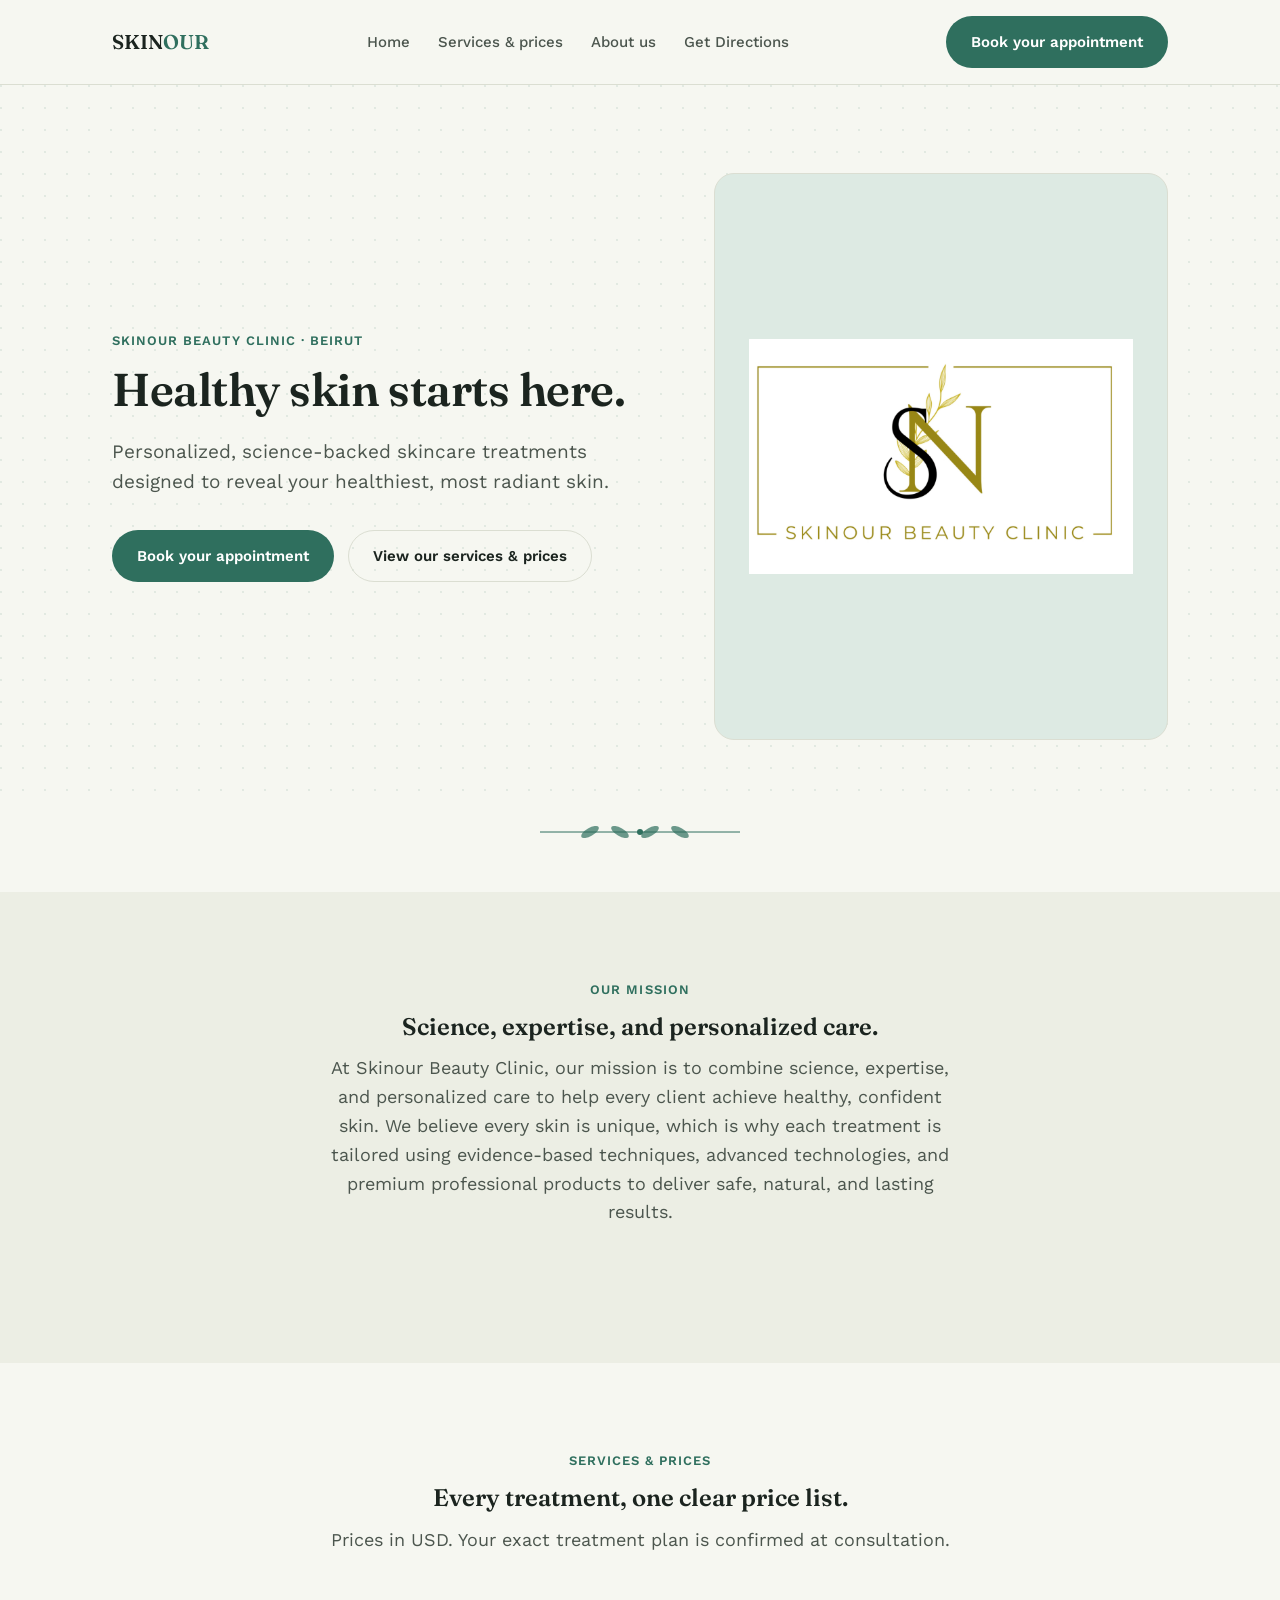
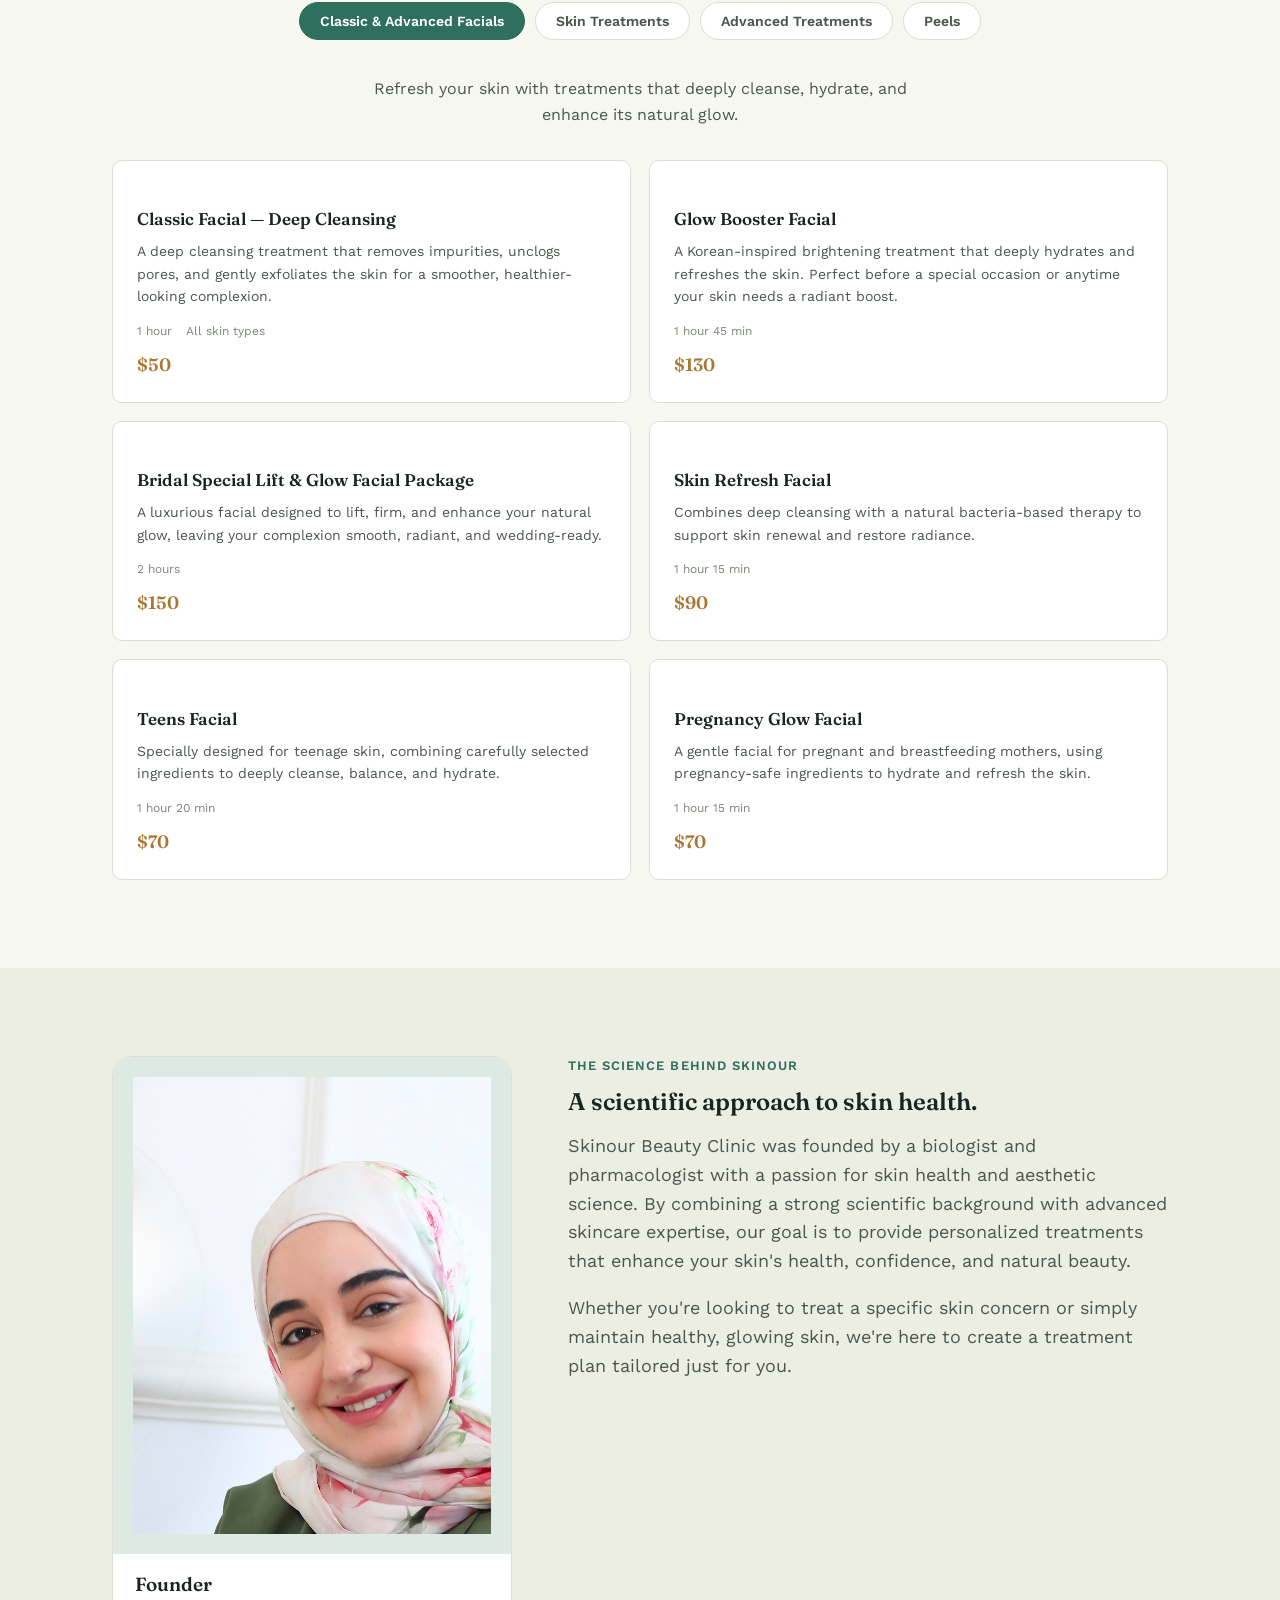
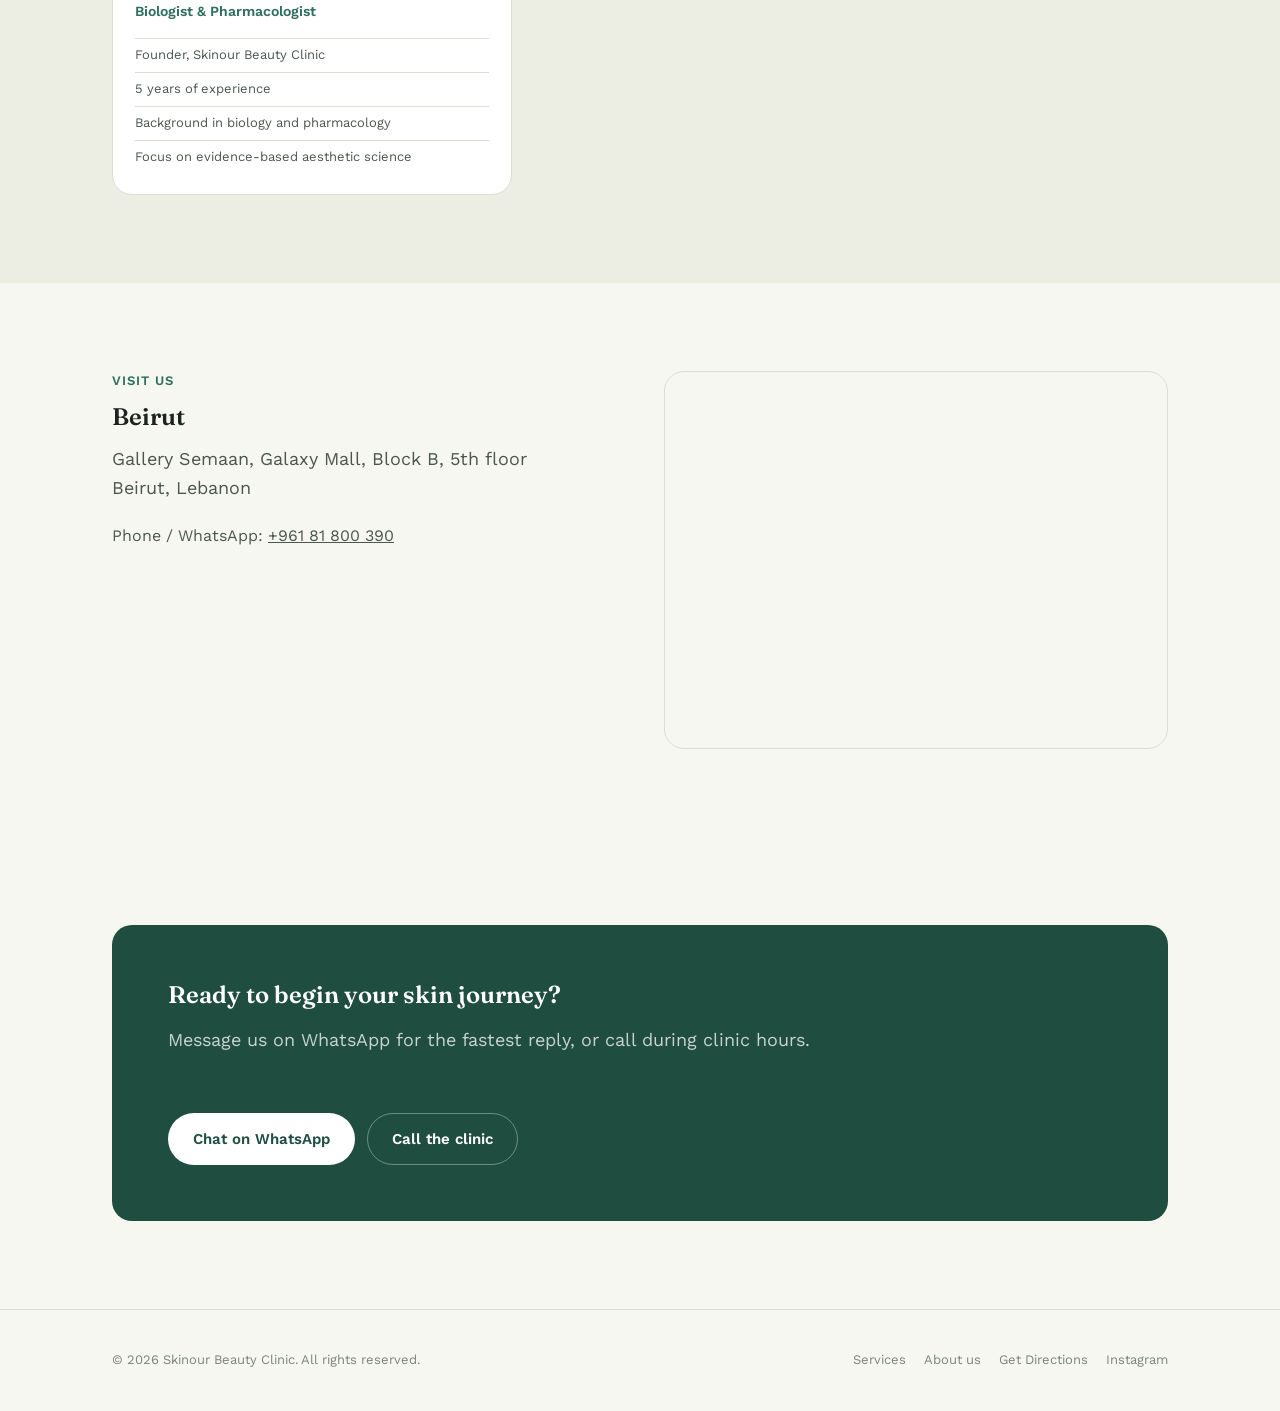
<file: khalilwebsitev2/index.html>
<!DOCTYPE html>
<html lang="en">
<head>
<meta charset="UTF-8">
<meta name="viewport" content="width=device-width, initial-scale=1.0">
<title>Skinour Beauty Clinic — Skincare Treatments in Beirut</title>
<meta name="description" content="Personalized, science-backed skincare treatments in Beirut. Facials, skin treatments, skin rejuvenation, and professional peels — with upfront pricing.">
<link rel="preconnect" href="https://fonts.googleapis.com">
<link rel="preconnect" href="https://fonts.gstatic.com" crossorigin>
<link href="https://fonts.googleapis.com/css2?family=Fraunces:wght@500;600&family=Work+Sans:wght@400;500;600&display=swap" rel="stylesheet">
<link rel="stylesheet" href="styles.css">
</head>
<body>

<header class="site-header">
  <div class="nav-wrap">
    <a href="#top" class="logo">SKIN<span>OUR</span></a>
    <nav class="nav" id="nav">
      <a href="#top">Home</a>
      <a href="#services">Services &amp; prices</a>
      <a href="#about">About us</a>
      <a href="#location">Get Directions</a>
    </nav>
    <div class="header-actions">
      <a class="btn btn-primary" href="#contact">Book your appointment</a>
      <button class="nav-toggle" id="navToggle" aria-label="Open menu" aria-expanded="false">
        <span></span><span></span><span></span>
      </button>
    </div>
  </div>
</header>

<main>

  <!-- HERO -->
  <section class="hero" id="top">
    <div class="wrap hero-inner">
      <div>
        <p class="eyebrow">Skinour Beauty Clinic · Beirut</p>
        <h1>Healthy skin starts here.</h1>
        <p class="lede">Personalized, science-backed skincare treatments designed to reveal your healthiest, most radiant skin.</p>
        <div class="hero-actions">
          <a class="btn btn-primary" href="#contact">Book your appointment</a>
          <a class="btn btn-ghost" href="#services">View our services &amp; prices</a>
        </div>
      </div>
      <div class="hero-art">
        <img src="images/logo.png" alt="Skinour Beauty Clinic logo" style="display:block; width:85%; max-height:85%; height:auto; margin:auto; object-fit:contain;" onerror="this.style.display='none'; this.parentElement.innerHTML='<span class=&quot;placeholder-label&quot; style=&quot;position:static; background:none;&quot;>Add the real logo file here as images/logo.png</span>'">
      </div>
    </div>
  </section>

  <div class="cedar-divider" aria-hidden="true">
    <svg viewBox="0 0 220 40" fill="none" xmlns="http://www.w3.org/2000/svg">
      <line x1="10" y1="20" x2="210" y2="20" stroke="currentColor" stroke-width="1"/>
      <ellipse cx="60" cy="20" rx="10" ry="4" transform="rotate(-30 60 20)" fill="currentColor" opacity="0.7"/>
      <ellipse cx="90" cy="20" rx="10" ry="4" transform="rotate(30 90 20)" fill="currentColor" opacity="0.7"/>
      <ellipse cx="120" cy="20" rx="10" ry="4" transform="rotate(-30 120 20)" fill="currentColor" opacity="0.7"/>
      <ellipse cx="150" cy="20" rx="10" ry="4" transform="rotate(30 150 20)" fill="currentColor" opacity="0.7"/>
      <circle cx="110" cy="20" r="3" fill="currentColor"/>
    </svg>
  </div>

  <!-- MISSION -->
  <section class="bg-alt">
    <div class="wrap">
      <div class="section-head">
        <p class="eyebrow">Our mission</p>
        <h2>Science, expertise, and personalized care.</h2>
        <p class="lede">At Skinour Beauty Clinic, our mission is to combine science, expertise, and personalized care to help every client achieve healthy, confident skin. We believe every skin is unique, which is why each treatment is tailored using evidence-based techniques, advanced technologies, and premium professional products to deliver safe, natural, and lasting results.</p>
      </div>
    </div>
  </section>

  <!-- SERVICES & PRICING -->
  <section id="services">
    <div class="wrap">
      <div class="section-head">
        <p class="eyebrow">Services &amp; prices</p>
        <h2>Every treatment, one clear price list.</h2>
        <p class="lede">Prices in USD. Your exact treatment plan is confirmed at consultation.</p>
      </div>

      <div class="category-tabs" id="categoryTabs">
        <button class="tab-btn active" data-cat="facials">Classic &amp; Advanced Facials</button>
        <button class="tab-btn" data-cat="treatments">Skin Treatments</button>
        <button class="tab-btn" data-cat="rejuvenation">Advanced Treatments</button>
        <button class="tab-btn" data-cat="peels">Peels</button>
      </div>

      <!-- FACIALS -->
      <div class="category-panel active" id="facials">
        <p class="category-intro">Refresh your skin with treatments that deeply cleanse, hydrate, and enhance its natural glow.</p>
        <div class="service-cards">

          <div class="service-card">
            <h4>Classic Facial — Deep Cleansing</h4>
            <p class="desc">A deep cleansing treatment that removes impurities, unclogs pores, and gently exfoliates the skin for a smoother, healthier-looking complexion.</p>
            <div class="meta"><span>1 hour</span><span>All skin types</span></div>
            <div class="card-price">$50</div>
          </div>

          <div class="service-card">
            <h4>Glow Booster Facial</h4>
            <p class="desc">A Korean-inspired brightening treatment that deeply hydrates and refreshes the skin. Perfect before a special occasion or anytime your skin needs a radiant boost.</p>
            <div class="meta"><span>1 hour 45 min</span></div>
            <div class="card-price">$130</div>
          </div>

          <div class="service-card">
            <h4>Bridal Special Lift &amp; Glow Facial Package</h4>
            <p class="desc">A luxurious facial designed to lift, firm, and enhance your natural glow, leaving your complexion smooth, radiant, and wedding-ready.</p>
            <div class="meta"><span>2 hours</span></div>
            <div class="card-price">$150</div>
          </div>

          <div class="service-card">
            <h4>Skin Refresh Facial</h4>
            <p class="desc">Combines deep cleansing with a natural bacteria-based therapy to support skin renewal and restore radiance.</p>
            <div class="meta"><span>1 hour 15 min</span></div>
            <div class="card-price">$90</div>
          </div>

          <div class="service-card">
            <h4>Teens Facial</h4>
            <p class="desc">Specially designed for teenage skin, combining carefully selected ingredients to deeply cleanse, balance, and hydrate.</p>
            <div class="meta"><span>1 hour 20 min</span></div>
            <div class="card-price">$70</div>
          </div>

          <div class="service-card">
            <h4>Pregnancy Glow Facial</h4>
            <p class="desc">A gentle facial for pregnant and breastfeeding mothers, using pregnancy-safe ingredients to hydrate and refresh the skin.</p>
            <div class="meta"><span>1 hour 15 min</span></div>
            <div class="card-price">$70</div>
          </div>

        </div>
      </div>

      <!-- SKIN TREATMENTS -->
      <div class="category-panel" id="treatments">
        <p class="category-intro">Advanced therapies designed to address specific skin concerns with targeted, professional solutions.</p>
        <div class="service-cards">

          <div class="service-card">
            <h4>Acne Treatment</h4>
            <p class="desc">Using carefully selected professional ingredients, this treatment helps calm inflammation, clear clogged pores, and support clearer skin.</p>
            <div class="meta"><span>45 min</span></div>
            <div class="card-price">$50</div>
          </div>

          <div class="service-card">
            <h4>Rosacea Treatment</h4>
            <p class="desc">A gentle treatment designed to reduce redness, strengthen the skin barrier, and restore a more balanced complexion.</p>
            <div class="card-price">$50</div>
          </div>

          <div class="service-card">
            <h4>Body Brightening Treatment</h4>
            <p class="desc">Suitable for intimate areas, underarms, elbows, and knees — helps improve the appearance of uneven skin tone.</p>
            <div class="card-price">from $40 <span class="unit">/ area</span></div>
          </div>

          <div class="service-card">
            <h4>Stretch Mark Correction Treatment</h4>
            <p class="desc">Uses nano-level skin rejuvenation technology to target stretch marks by stimulating skin renewal and collagen production.</p>
            <div class="card-price">from $200 <span class="unit">/ area</span></div>
          </div>

          <div class="service-card">
            <h4>Under-Eye Treatment</h4>
            <p class="desc">A targeted treatment to improve dark circles, fine lines, and hollow-looking under-eyes.</p>
            <div class="card-price">$50</div>
          </div>

          <div class="service-card">
            <h4>Milia Removal</h4>
            <p class="desc">A quick and precise treatment to safely remove milia, leaving the skin smoother and clearer.</p>
            <div class="card-price">$15</div>
          </div>

        </div>
      </div>

      <!-- SKIN REJUVENATION -->
      <div class="category-panel" id="rejuvenation">
        <p class="category-intro">Advanced treatments designed to stimulate skin renewal, improve skin quality, and restore a healthy, youthful appearance.</p>
        <div class="service-cards">

          <div class="service-card">
            <h4>Microneedling</h4>
            <p class="desc">Our signature microneedling treatment uses personalized serums tailored to your skin's needs to improve pigmentation, acne scars, texture, enlarged pores, and signs of aging. A minimum of 4 sessions is recommended, one per month.</p>
            <div class="service-options">
              <div class="service-option-row"><span>Regular Microneedling</span><span class="opt-price">from $55</span></div>
              <div class="service-option-row"><span>Nanopore Microneedling</span><span class="opt-price">from $130</span></div>
            </div>
          </div>

          <div class="service-card">
            <h4>Skin Boosters</h4>
            <p class="desc">Advanced injectable treatments designed to reduce fine lines and wrinkles, restore hydration and volume, and enhance your skin's natural glow.</p>
            <div class="service-options">
              <div class="service-option-row"><span>Hyaluronic Pull-Up</span><span class="opt-price">$100</span></div>
              <div class="service-option-row"><span>Peptides</span><span class="opt-price">$100</span></div>
              <div class="service-option-row"><span>Radiance Booster</span><span class="opt-price">$100</span></div>
            </div>
          </div>

        </div>
      </div>

      <!-- PEELS -->
      <div class="category-panel" id="peels">
        <p class="category-intro">Professional chemical peels designed to renew, brighten, and improve your skin.</p>
        <div class="service-cards">

          <div class="service-card">
            <h4>Ferulac Peel</h4>
            <p class="desc">Suitable for year-round use, including summer.</p>
            <div class="card-price">$70</div>
          </div>

          <div class="service-card">
            <h4>Cold Peel</h4>
            <p class="desc">Targets pigmentation and uneven skin tone.</p>
            <div class="card-price">$50</div>
          </div>

          <div class="service-card">
            <h4>Glow Peel</h4>
            <p class="desc">Perfect before a special occasion for an instant glow.</p>
            <div class="card-price">$70</div>
          </div>

          <div class="service-card">
            <h4>Customized Peel</h4>
            <p class="desc">Tailored to your skin type and concerns.</p>
            <div class="card-price">$40</div>
          </div>

        </div>
      </div>

    </div>
  </section>

  <!-- ABOUT / FOUNDER -->
  <section class="bg-alt" id="about">
    <div class="wrap about-grid">
      <div class="doctor-card">
        <div class="doctor-photo">
          <img src="images/founder.png" alt="Founder of Skinour Beauty Clinic" style="display:block; width:100%; height:100%; object-fit:cover; object-position:center top;" onerror="this.style.display='none'; this.parentElement.innerHTML='<span style=&quot;font-size:13px; padding:20px; text-align:center;&quot;>Add the founder photo here as images/founder.png (recommended: 800×1000px)</span>'">
        </div>
        <div class="info">
          <h3>Founder</h3>
          <p class="role">Biologist &amp; Pharmacologist</p>
          <ul class="credentials">
            <li>Founder, Skinour Beauty Clinic</li>
            <li>5 years of experience</li>
            <li>Background in biology and pharmacology</li>
            <li>Focus on evidence-based aesthetic science</li>
          </ul>
        </div>
      </div>

      <div>
        <p class="eyebrow">The science behind Skinour</p>
        <h2>A scientific approach to skin health.</h2>
        <p class="lede" style="margin-top:16px;">Skinour Beauty Clinic was founded by a biologist and pharmacologist with a passion for skin health and aesthetic science. By combining a strong scientific background with advanced skincare expertise, our goal is to provide personalized treatments that enhance your skin's health, confidence, and natural beauty.</p>
        <p class="lede" style="margin-top:16px;">Whether you're looking to treat a specific skin concern or simply maintain healthy, glowing skin, we're here to create a treatment plan tailored just for you.</p>
      </div>
    </div>
  </section>

  <!-- LOCATION -->
  <section id="location">
    <div class="wrap location-grid">
      <div>
        <p class="eyebrow">Visit us</p>
        <h2>Beirut</h2>
        <p class="lede" style="margin-top:14px;">Gallery Semaan, Galaxy Mall, Block B, 5th floor<br>Beirut, Lebanon</p>

        <p style="margin-top:20px; color: var(--ink-soft);">Phone / WhatsApp: <a href="tel:+96181800390">+961 81 800 390</a></p>
      </div>

      <div class="map-frame">
        <iframe
          src="https://www.google.com/maps?q=Galaxy+Mall+Gallery+Semaan+Beirut+Lebanon&output=embed"
          loading="lazy"
          referrerpolicy="no-referrer-when-downgrade"
          title="Map showing Beirut">
        </iframe>
      </div>
    </div>
  </section>

  <!-- CONTACT -->
  <section id="contact">
    <div class="wrap">
      <div class="contact-card">
        <div>
          <h2>Ready to begin your skin journey?</h2>
          <p class="lede">Message us on WhatsApp for the fastest reply, or call during clinic hours.</p>
        </div>
        <div class="contact-actions">
          <a class="btn btn-primary" href="https://wa.me/96181800390" target="_blank" rel="noopener">Chat on WhatsApp</a>
          <a class="btn btn-whatsapp" href="tel:+96181800390">Call the clinic</a>
        </div>
      </div>
    </div>
  </section>

</main>

<footer>
  <div class="wrap footer-inner">
    <span>© <span id="year"></span> Skinour Beauty Clinic. All rights reserved.</span>
    <div style="display:flex; gap:18px;">
      <a href="#services">Services</a>
      <a href="#about">About us</a>
      <a href="#location">Get Directions</a>
      <a href="https://instagram.com/skinourbeautyclinic" target="_blank" rel="noopener">Instagram</a>
    </div>
  </div>
</footer>

<script src="script.js"></script>
</body>
</html>
</file>
<file: khalilwebsitev2/styles.css>
/* ============================================
   Clinique du Cèdre — Dermatology & Skin Care
   ============================================ */

:root {
  --bg: #F6F7F1;
  --bg-alt: #ECEEE4;
  --card: #FFFFFF;
  --ink: #1B241F;
  --ink-soft: #4C564E;
  --ink-faint: #7C8579;
  --accent: #2F6F5E;
  --accent-dark: #1F4E41;
  --accent-soft: #DDEAE3;
  --gold: #A9762F;
  --gold-soft: #F1E4CE;
  --line: #DBDED2;

  --font-display: "Fraunces", Georgia, serif;
  --font-body: "Work Sans", -apple-system, BlinkMacSystemFont, sans-serif;

  --radius: 10px;
  --radius-lg: 20px;
  --wrap: 1120px;
}

* { box-sizing: border-box; }
html { scroll-behavior: smooth; }

body {
  margin: 0;
  background: var(--bg);
  color: var(--ink);
  font-family: var(--font-body);
  font-size: 16px;
  line-height: 1.6;
}

img { max-width: 100%; display: block; }

a { color: inherit; }

.wrap {
  max-width: var(--wrap);
  margin: 0 auto;
  padding: 0 32px;
}

h1, h2, h3 {
  font-family: var(--font-display);
  font-weight: 600;
  line-height: 1.15;
  margin: 0;
  color: var(--ink);
}

.eyebrow {
  font-size: 13px;
  letter-spacing: 0.08em;
  text-transform: uppercase;
  color: var(--accent);
  font-weight: 600;
  margin: 0 0 12px;
}

.lede {
  font-size: 18px;
  color: var(--ink-soft);
  max-width: 60ch;
}

/* -------- Buttons -------- */
.btn {
  display: inline-flex;
  align-items: center;
  gap: 8px;
  padding: 13px 24px;
  border-radius: 999px;
  font-size: 15px;
  font-weight: 600;
  text-decoration: none;
  border: 1px solid transparent;
  cursor: pointer;
  transition: transform 0.15s ease, background 0.15s ease, border-color 0.15s ease;
}
.btn:hover { transform: translateY(-1px); }
.btn-primary { background: var(--accent); color: #fff; }
.btn-primary:hover { background: var(--accent-dark); }
.btn-ghost { background: transparent; color: var(--ink); border-color: var(--line); }
.btn-ghost:hover { border-color: var(--accent); color: var(--accent); }
.btn-whatsapp { background: #fff; color: var(--accent-dark); border-color: var(--accent-soft); }
.btn-whatsapp:hover { border-color: var(--accent); }

/* -------- Header -------- */
.site-header {
  position: sticky;
  top: 0;
  z-index: 50;
  background: rgba(246, 247, 241, 0.92);
  backdrop-filter: blur(8px);
  border-bottom: 1px solid var(--line);
}
.nav-wrap {
  max-width: var(--wrap);
  margin: 0 auto;
  padding: 16px 32px;
  display: flex;
  align-items: center;
  justify-content: space-between;
  gap: 24px;
}
.logo {
  font-family: var(--font-display);
  font-size: 20px;
  font-weight: 600;
  text-decoration: none;
  color: var(--ink);
  white-space: nowrap;
}
.logo span { color: var(--accent); }
.nav {
  display: flex;
  gap: 28px;
  align-items: center;
}
.nav a {
  text-decoration: none;
  font-size: 15px;
  color: var(--ink-soft);
  font-weight: 500;
}
.nav a:hover { color: var(--accent); }
.nav-toggle {
  display: none;
  background: none;
  border: none;
  cursor: pointer;
  padding: 6px;
}
.nav-toggle span {
  display: block;
  width: 22px;
  height: 2px;
  background: var(--ink);
  margin: 5px 0;
  transition: 0.2s;
}
.header-actions { display: flex; align-items: center; gap: 16px; }

/* -------- Hero -------- */
.hero {
  position: relative;
  overflow: hidden;
  padding: 88px 0 64px;
  background:
    radial-gradient(circle at 1px 1px, rgba(47,111,94,0.10) 1.4px, transparent 0) 0 0/22px 22px,
    var(--bg);
}
.hero-inner {
  display: grid;
  grid-template-columns: 1.1fr 0.9fr;
  gap: 48px;
  align-items: center;
}
.hero h1 {
  font-size: 46px;
  letter-spacing: -0.01em;
}
.hero .lede { margin: 20px 0 32px; font-size: 19px; }
.hero-actions { display: flex; gap: 14px; flex-wrap: wrap; }
.hero-stats {
  display: flex;
  gap: 28px;
  margin-top: 40px;
  padding-top: 28px;
  border-top: 1px solid var(--line);
}
.stat b {
  display: block;
  font-family: var(--font-display);
  font-size: 26px;
  color: var(--accent-dark);
}
.stat span {
  font-size: 13px;
  color: var(--ink-faint);
}
.hero-art {
  border-radius: var(--radius-lg);
  background: var(--accent-soft);
  aspect-ratio: 4/5;
  display: flex;
  align-items: center;
  justify-content: center;
  position: relative;
  border: 1px solid var(--line);
}
.hero-art .placeholder-label {
  position: absolute;
  bottom: 18px;
  left: 18px;
  right: 18px;
  font-size: 12px;
  color: var(--accent-dark);
  background: rgba(255,255,255,0.8);
  padding: 8px 12px;
  border-radius: 8px;
}

/* -------- Cedar divider (signature motif) -------- */
.cedar-divider {
  display: flex;
  justify-content: center;
  padding: 8px 0 40px;
}
.cedar-divider svg { width: 220px; height: auto; color: var(--accent); }

/* -------- Section shell -------- */
section { padding: 88px 0; }
.section-head { max-width: 620px; margin: 0 auto 48px; text-align: center; }
.section-head .lede { margin: 14px auto 0; }
.bg-alt { background: var(--bg-alt); }

/* -------- Services: category tabs -------- */
.category-tabs {
  display: flex;
  flex-wrap: wrap;
  gap: 10px;
  justify-content: center;
  margin-bottom: 36px;
}
.tab-btn {
  background: var(--card);
  border: 1px solid var(--line);
  color: var(--ink-soft);
  font-family: var(--font-body);
  font-size: 14px;
  font-weight: 600;
  padding: 10px 20px;
  border-radius: 999px;
  cursor: pointer;
  transition: all 0.15s ease;
}
.tab-btn:hover { border-color: var(--accent); color: var(--accent); }
.tab-btn.active { background: var(--accent); color: #fff; border-color: var(--accent); }

.category-panel { display: none; }
.category-panel.active { display: block; }
.category-intro {
  text-align: center;
  color: var(--ink-soft);
  max-width: 60ch;
  margin: 0 auto 32px;
}

.service-cards {
  display: grid;
  grid-template-columns: repeat(2, 1fr);
  gap: 18px;
}
.service-card {
  background: var(--card);
  border: 1px solid var(--line);
  border-radius: var(--radius);
  padding: 22px 24px;
}
.service-card h4 {
  font-family: var(--font-display);
  font-size: 17px;
  font-weight: 600;
  margin-bottom: 8px;
}
.service-card .desc {
  font-size: 14px;
  color: var(--ink-soft);
  margin: 0 0 14px;
}
.service-card .meta {
  display: flex;
  gap: 14px;
  font-size: 12px;
  color: var(--ink-faint);
  margin-bottom: 10px;
}
.service-card .card-price {
  font-family: var(--font-display);
  font-weight: 600;
  font-size: 18px;
  color: var(--gold);
}
.service-card .card-price .unit {
  font-family: var(--font-body);
  font-weight: 500;
  font-size: 12px;
  color: var(--ink-faint);
}
.service-options {
  display: flex;
  flex-direction: column;
  gap: 4px;
  margin-top: 6px;
}
.service-option-row {
  display: flex;
  justify-content: space-between;
  font-size: 14px;
  padding: 7px 0;
  border-top: 1px dashed var(--line);
}
.service-option-row .opt-price {
  font-family: var(--font-display);
  font-weight: 600;
  color: var(--gold);
}

.price-note {
  margin-top: 32px;
  font-size: 14px;
  color: var(--ink-faint);
  text-align: center;
}

/* -------- About -------- */
.about-grid {
  display: grid;
  grid-template-columns: 0.8fr 1.2fr;
  gap: 56px;
  align-items: start;
}
.doctor-card {
  background: var(--card);
  border: 1px solid var(--line);
  border-radius: var(--radius-lg);
  overflow: hidden;
}
.doctor-photo {
  aspect-ratio: 4/5;
  background: var(--accent-soft);
  display: flex;
  align-items: center;
  justify-content: center;
  color: var(--accent-dark);
  font-size: 13px;
  text-align: center;
  padding: 20px;
}
.doctor-card .info { padding: 20px 22px; }
.doctor-card h3 { font-size: 19px; }
.doctor-card .role { color: var(--accent); font-size: 14px; font-weight: 600; margin: 4px 0 0; }
.credentials { list-style: none; margin: 16px 0 0; padding: 0; font-size: 13px; color: var(--ink-soft); }
.credentials li { padding: 6px 0; border-top: 1px solid var(--line); }

.trust-grid {
  display: grid;
  grid-template-columns: repeat(2, 1fr);
  gap: 20px;
  margin-top: 32px;
}
.trust-grid-5 {
  grid-template-columns: repeat(auto-fit, minmax(190px, 1fr));
  margin-top: 40px;
}
.trust-grid-5 .trust-item { text-align: center; }
.trust-item {
  background: var(--card);
  border: 1px solid var(--line);
  border-radius: var(--radius);
  padding: 18px 20px;
}
.trust-item .t-title { font-weight: 600; font-size: 15px; }
.trust-item .t-desc { font-size: 13px; color: var(--ink-faint); margin-top: 4px; }

/* -------- Location -------- */
.location-grid {
  display: grid;
  grid-template-columns: 1fr 1fr;
  gap: 48px;
  align-items: start;
}
.hours-table { width: 100%; border-collapse: collapse; margin-top: 16px; }
.hours-table td { padding: 8px 0; border-bottom: 1px solid var(--line); font-size: 15px; }
.hours-table td:last-child { text-align: right; color: var(--ink-soft); }
.map-frame {
  border-radius: var(--radius-lg);
  overflow: hidden;
  border: 1px solid var(--line);
  aspect-ratio: 4/3;
}
.map-frame iframe { width: 100%; height: 100%; border: 0; }

/* -------- Contact -------- */
.contact-card {
  background: var(--accent-dark);
  color: #F3F5F0;
  border-radius: var(--radius-lg);
  padding: 56px;
  display: flex;
  justify-content: space-between;
  align-items: center;
  gap: 40px;
  flex-wrap: wrap;
}
.contact-card h2 { color: #fff; }
.contact-card .lede { color: rgba(243,245,240,0.8); }
.contact-actions { display: flex; gap: 12px; flex-wrap: wrap; }
.contact-card .btn-primary { background: #fff; color: var(--accent-dark); }
.contact-card .btn-primary:hover { background: var(--gold-soft); }
.contact-card .btn-whatsapp { background: transparent; color: #fff; border-color: rgba(255,255,255,0.35); }

/* -------- Footer -------- */
footer {
  border-top: 1px solid var(--line);
  padding: 40px 0;
}
.footer-inner {
  display: flex;
  justify-content: space-between;
  align-items: center;
  gap: 20px;
  flex-wrap: wrap;
  font-size: 13px;
  color: var(--ink-faint);
}
.footer-inner a { text-decoration: none; color: var(--ink-faint); }
.footer-inner a:hover { color: var(--accent); }

/* -------- Responsive -------- */
@media (max-width: 900px) {
  .hero-inner, .about-grid, .location-grid { grid-template-columns: 1fr; }
  .hero-art { order: -1; }
  .service-list, .service-cards { grid-template-columns: 1fr; }
  .trust-grid { grid-template-columns: 1fr; }
}

@media (max-width: 720px) {
  .nav, .header-actions .btn-primary { display: none; }
  .nav-toggle { display: block; }
  .nav.open {
    display: flex;
    flex-direction: column;
    position: absolute;
    top: 100%;
    left: 0;
    right: 0;
    background: var(--bg);
    padding: 20px 32px;
    border-bottom: 1px solid var(--line);
  }
  .hero h1 { font-size: 34px; }
  .hero-stats { flex-wrap: wrap; }
  .contact-card { padding: 36px 28px; flex-direction: column; text-align: center; }
  section { padding: 56px 0; }
}

@media (prefers-reduced-motion: reduce) {
  html { scroll-behavior: auto; }
  .btn { transition: none; }
}
</file>
